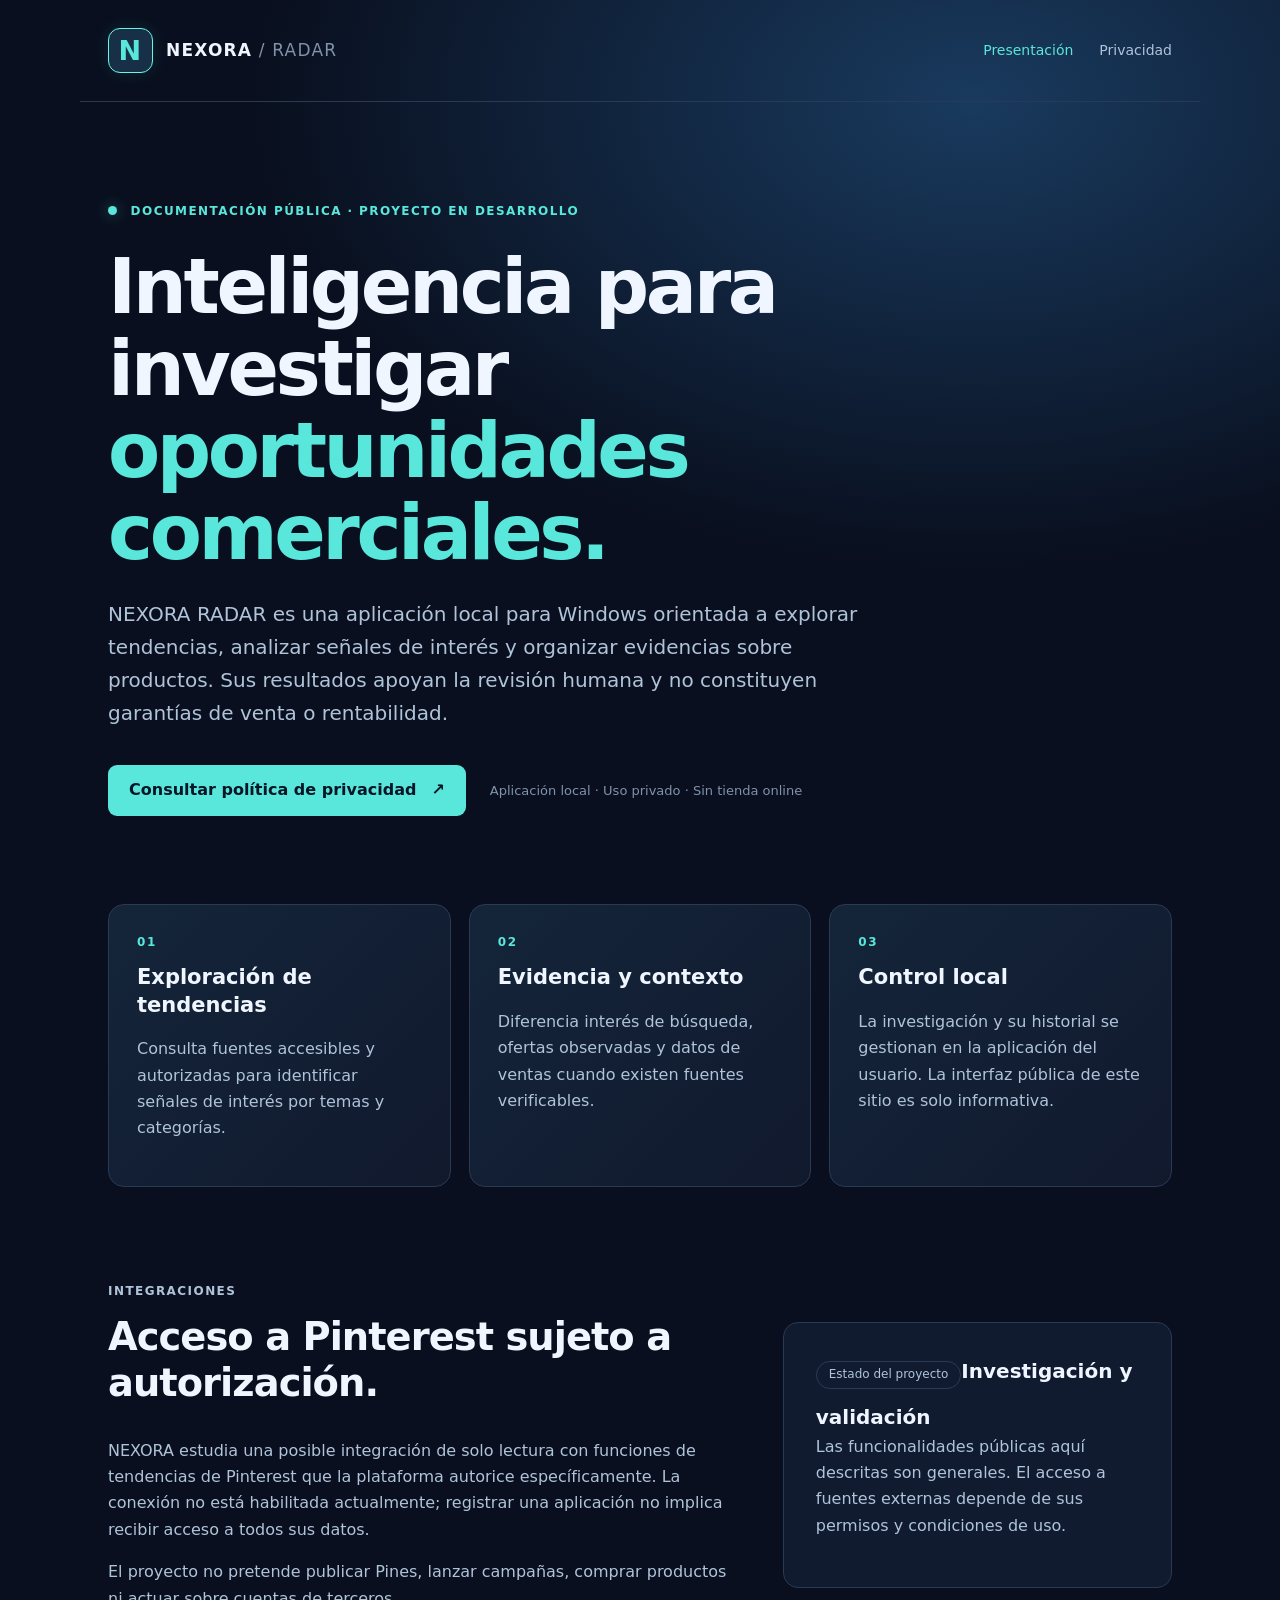
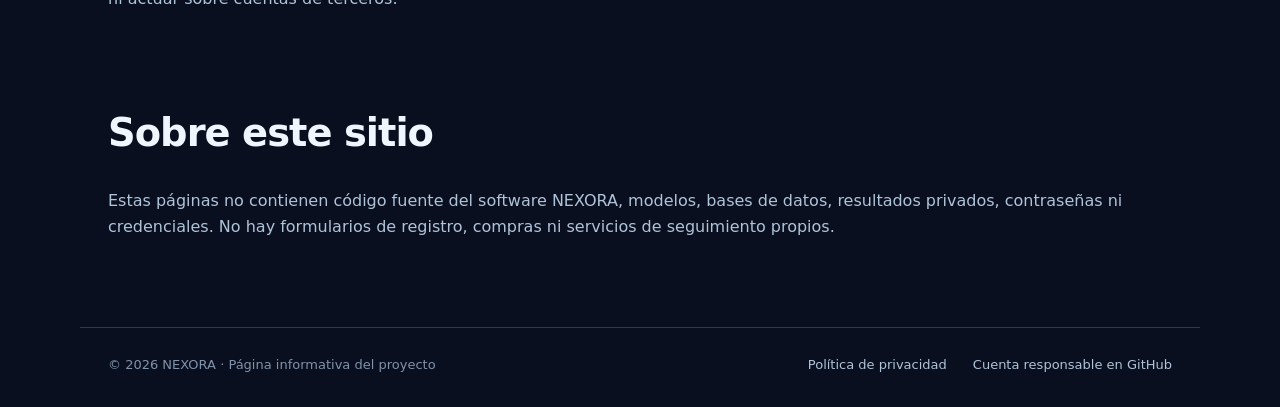
<file: index.html>
<!doctype html>
<html lang="es">
<head>
  <meta charset="utf-8">
  <meta name="viewport" content="width=device-width, initial-scale=1">
  <meta name="color-scheme" content="dark">
  <meta name="description" content="NEXORA RADAR: información pública sobre una aplicación local de investigación de tendencias y oportunidades comerciales.">
  <title>NEXORA RADAR | Información de la aplicación</title>
  <link rel="stylesheet" href="styles.css">
</head>
<body>
  <a class="skip" href="#contenido">Saltar al contenido</a>
  <header class="topbar wrap">
    <a href="./" class="brand" aria-label="NEXORA — Inicio"><span class="brand-symbol" aria-hidden="true">N</span><span>NEXORA<span class="brand-light"> / RADAR</span></span></a>
    <nav aria-label="Navegación principal"><a href="./" aria-current="page">Presentación</a><a href="privacidad.html">Privacidad</a></nav>
  </header>
  <main id="contenido">
    <section class="hero wrap">
      <p class="eyebrow"><span class="dot" aria-hidden="true"></span> DOCUMENTACIÓN PÚBLICA · PROYECTO EN DESARROLLO</p>
      <h1>Inteligencia para investigar <span>oportunidades comerciales.</span></h1>
      <p class="lead">NEXORA RADAR es una aplicación local para Windows orientada a explorar tendencias, analizar señales de interés y organizar evidencias sobre productos. Sus resultados apoyan la revisión humana y no constituyen garantías de venta o rentabilidad.</p>
      <div class="actions"><a class="button" href="privacidad.html">Consultar política de privacidad <span aria-hidden="true">↗</span></a><span class="subtle">Aplicación local · Uso privado · Sin tienda online</span></div>
    </section>
    <section class="wrap facts" aria-label="Características públicas">
      <article class="fact"><p class="fact-number">01</p><h2>Exploración de tendencias</h2><p>Consulta fuentes accesibles y autorizadas para identificar señales de interés por temas y categorías.</p></article>
      <article class="fact"><p class="fact-number">02</p><h2>Evidencia y contexto</h2><p>Diferencia interés de búsqueda, ofertas observadas y datos de ventas cuando existen fuentes verificables.</p></article>
      <article class="fact"><p class="fact-number">03</p><h2>Control local</h2><p>La investigación y su historial se gestionan en la aplicación del usuario. La interfaz pública de este sitio es solo informativa.</p></article>
    </section>
    <section class="wrap feature">
      <div><p class="eyebrow">INTEGRACIONES</p><h2>Acceso a Pinterest sujeto a autorización.</h2><p>NEXORA estudia una posible integración de solo lectura con funciones de tendencias de Pinterest que la plataforma autorice específicamente. La conexión no está habilitada actualmente; registrar una aplicación no implica recibir acceso a todos sus datos.</p><p>El proyecto no pretende publicar Pines, lanzar campañas, comprar productos ni actuar sobre cuentas de terceros.</p></div>
      <aside class="feature-note"><p class="pill">Estado del proyecto</p><strong>Investigación y validación</strong><p>Las funcionalidades públicas aquí descritas son generales. El acceso a fuentes externas depende de sus permisos y condiciones de uso.</p></aside>
    </section>
    <section class="wrap fineprint"><h2>Sobre este sitio</h2><p>Estas páginas no contienen código fuente del software NEXORA, modelos, bases de datos, resultados privados, contraseñas ni credenciales. No hay formularios de registro, compras ni servicios de seguimiento propios.</p></section>
  </main>
  <footer class="wrap footer"><p>© 2026 NEXORA · Página informativa del proyecto</p><nav aria-label="Enlaces legales"><a href="privacidad.html">Política de privacidad</a><a href="https://github.com/eediazp1970" rel="noopener noreferrer">Cuenta responsable en GitHub</a></nav></footer>
</body>
</html>
</file>
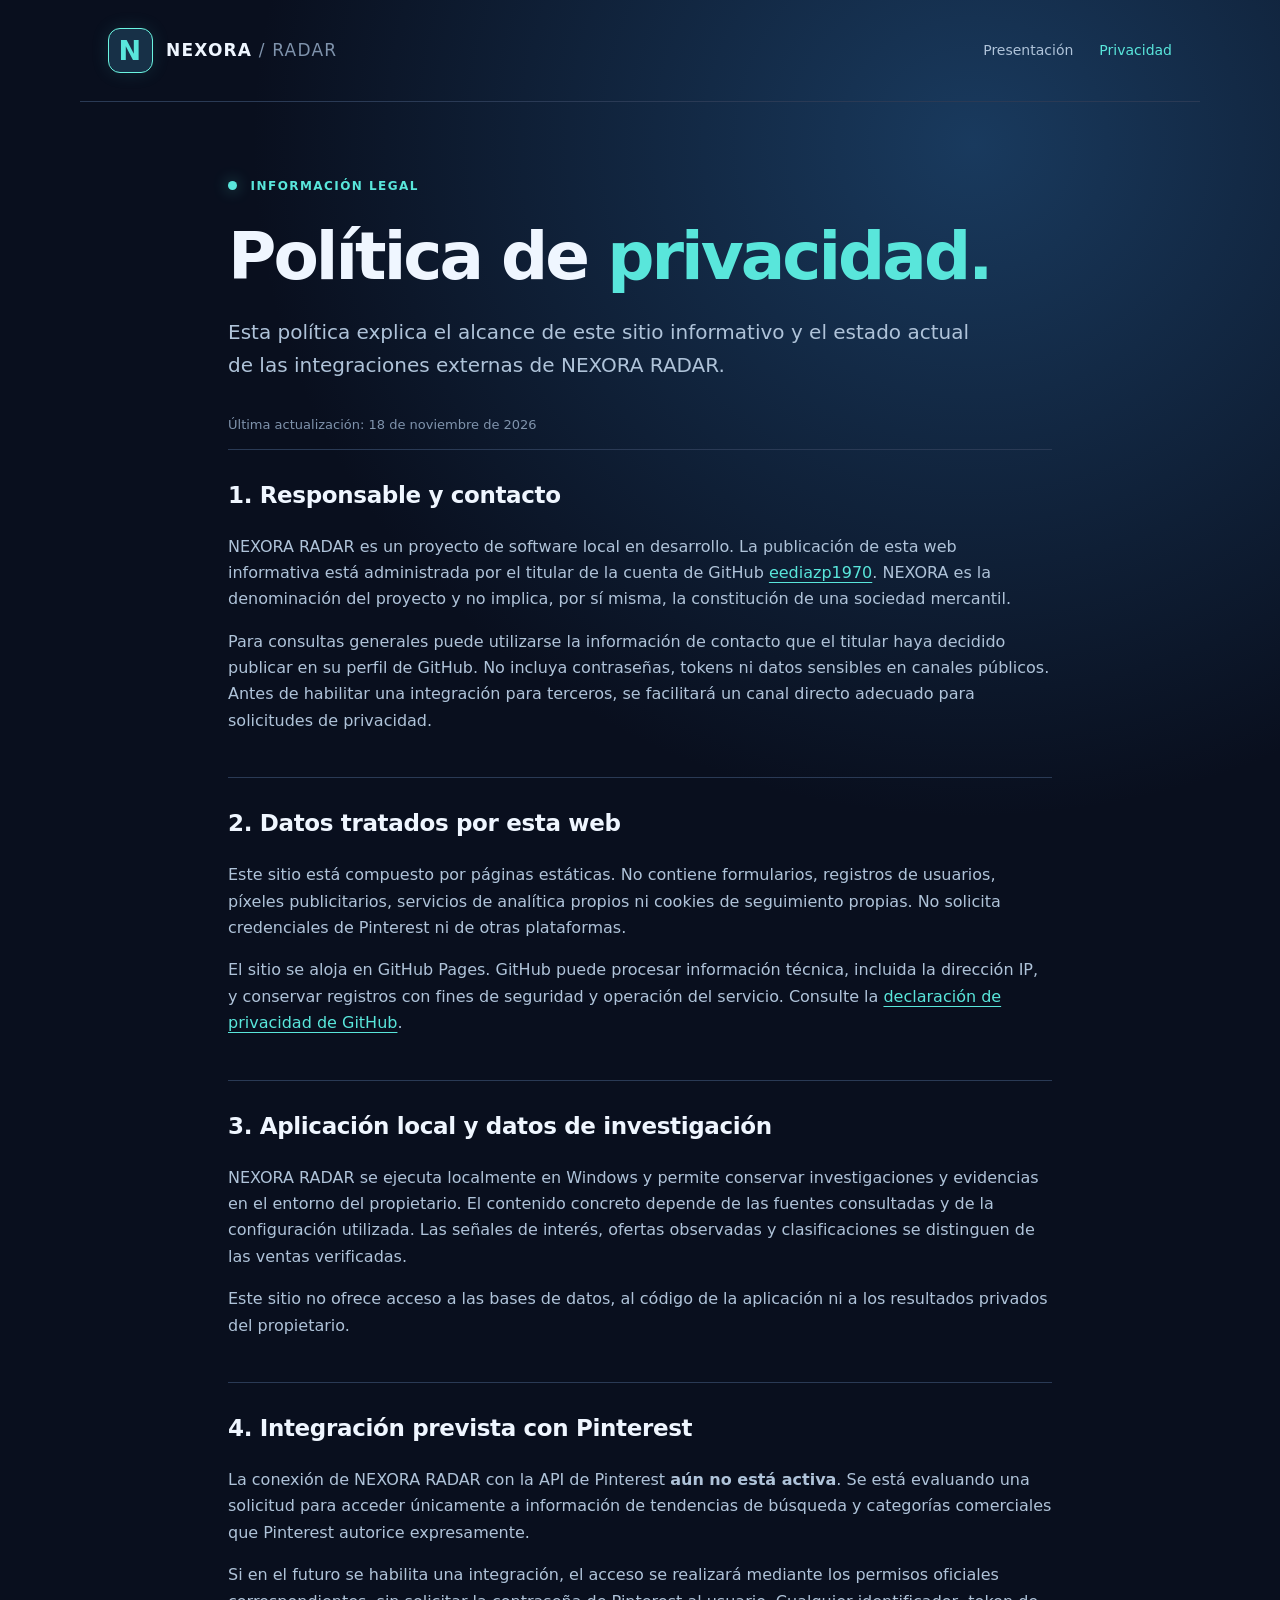
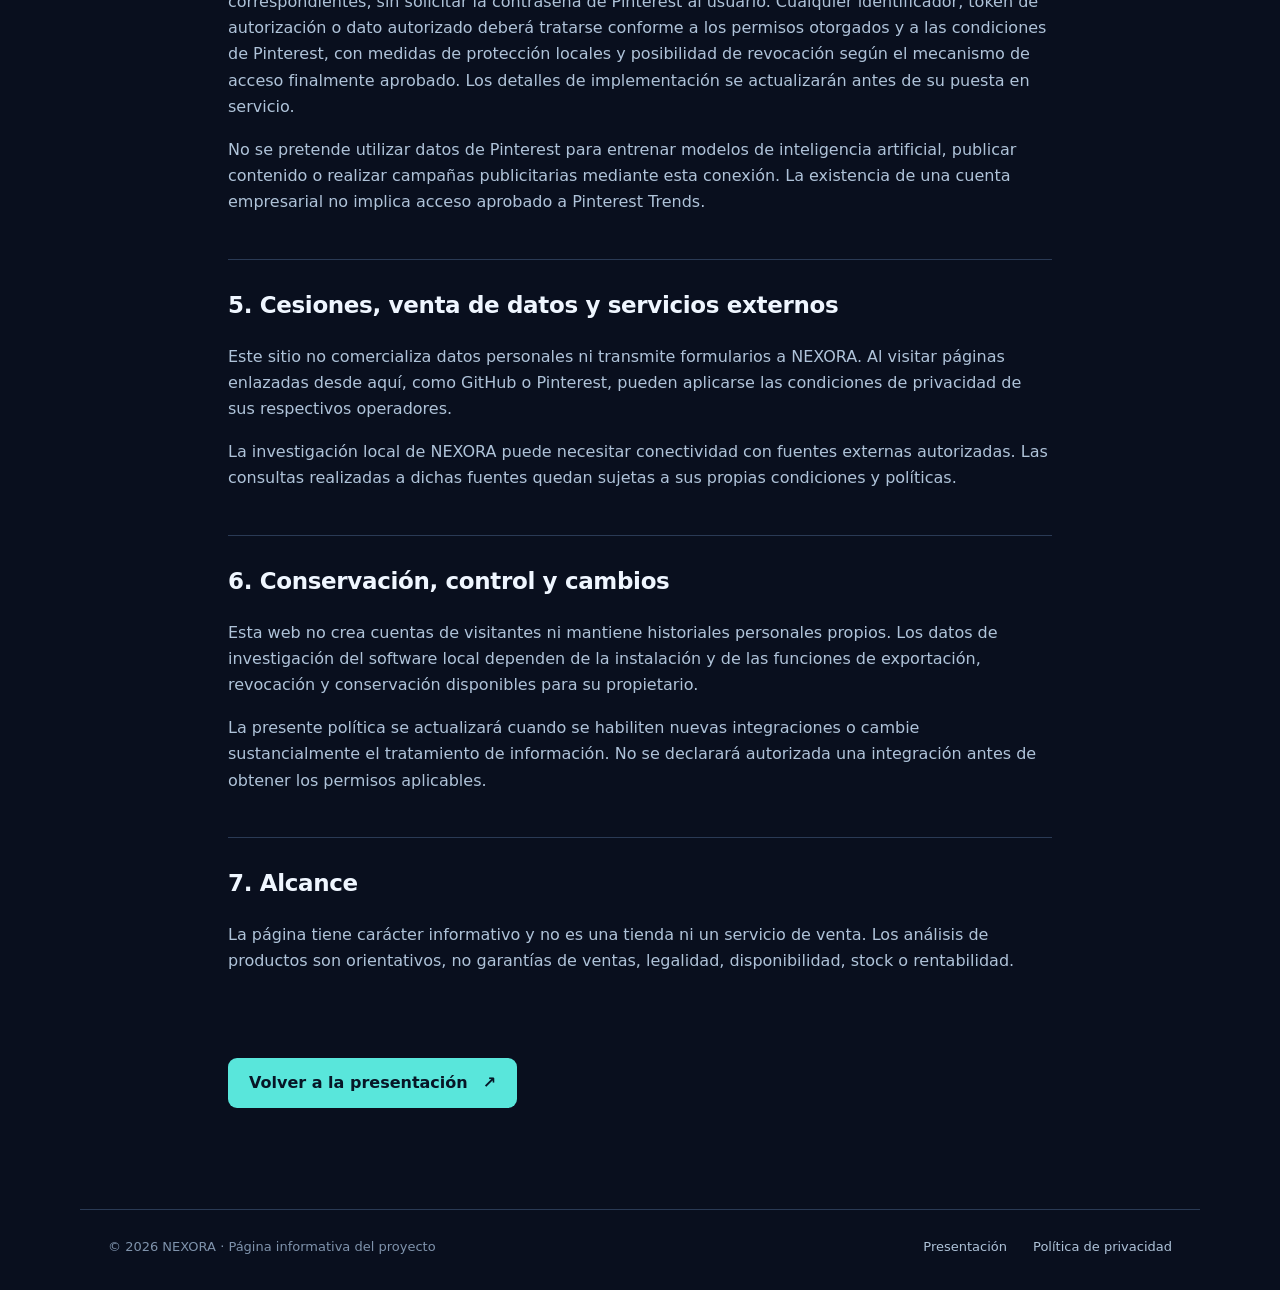
<file: privacidad.html>
<!doctype html>
<html lang="es">
<head>
  <meta charset="utf-8">
  <meta name="viewport" content="width=device-width, initial-scale=1">
  <meta name="color-scheme" content="dark">
  <meta name="description" content="Política de privacidad de la página informativa NEXORA RADAR y descripción de las integraciones previstas.">
  <title>Política de privacidad | NEXORA RADAR</title>
  <link rel="stylesheet" href="styles.css">
</head>
<body>
  <a class="skip" href="#contenido">Saltar al contenido</a>
  <header class="topbar wrap"><a href="./" class="brand" aria-label="NEXORA — Inicio"><span class="brand-symbol" aria-hidden="true">N</span><span>NEXORA<span class="brand-light"> / RADAR</span></span></a><nav aria-label="Navegación principal"><a href="./">Presentación</a><a href="privacidad.html" aria-current="page">Privacidad</a></nav></header>
  <main id="contenido" class="wrap legal">
    <p class="eyebrow"><span class="dot" aria-hidden="true"></span> INFORMACIÓN LEGAL</p>
    <h1>Política de <span>privacidad.</span></h1>
    <p class="lead">Esta política explica el alcance de este sitio informativo y el estado actual de las integraciones externas de NEXORA RADAR.</p>
    <p class="updated">Última actualización: 18 de noviembre de 2026</p>
    <section><h2>1. Responsable y contacto</h2><p>NEXORA RADAR es un proyecto de software local en desarrollo. La publicación de esta web informativa está administrada por el titular de la cuenta de GitHub <a href="https://github.com/eediazp1970" rel="noopener noreferrer">eediazp1970</a>. NEXORA es la denominación del proyecto y no implica, por sí misma, la constitución de una sociedad mercantil.</p><p>Para consultas generales puede utilizarse la información de contacto que el titular haya decidido publicar en su perfil de GitHub. No incluya contraseñas, tokens ni datos sensibles en canales públicos. Antes de habilitar una integración para terceros, se facilitará un canal directo adecuado para solicitudes de privacidad.</p></section>
    <section><h2>2. Datos tratados por esta web</h2><p>Este sitio está compuesto por páginas estáticas. No contiene formularios, registros de usuarios, píxeles publicitarios, servicios de analítica propios ni cookies de seguimiento propias. No solicita credenciales de Pinterest ni de otras plataformas.</p><p>El sitio se aloja en GitHub Pages. GitHub puede procesar información técnica, incluida la dirección IP, y conservar registros con fines de seguridad y operación del servicio. Consulte la <a href="https://docs.github.com/en/site-policy/privacy-policies/github-general-privacy-statement" rel="noopener noreferrer">declaración de privacidad de GitHub</a>.</p></section>
    <section><h2>3. Aplicación local y datos de investigación</h2><p>NEXORA RADAR se ejecuta localmente en Windows y permite conservar investigaciones y evidencias en el entorno del propietario. El contenido concreto depende de las fuentes consultadas y de la configuración utilizada. Las señales de interés, ofertas observadas y clasificaciones se distinguen de las ventas verificadas.</p><p>Este sitio no ofrece acceso a las bases de datos, al código de la aplicación ni a los resultados privados del propietario.</p></section>
    <section><h2>4. Integración prevista con Pinterest</h2><p>La conexión de NEXORA RADAR con la API de Pinterest <strong>aún no está activa</strong>. Se está evaluando una solicitud para acceder únicamente a información de tendencias de búsqueda y categorías comerciales que Pinterest autorice expresamente.</p><p>Si en el futuro se habilita una integración, el acceso se realizará mediante los permisos oficiales correspondientes, sin solicitar la contraseña de Pinterest al usuario. Cualquier identificador, token de autorización o dato autorizado deberá tratarse conforme a los permisos otorgados y a las condiciones de Pinterest, con medidas de protección locales y posibilidad de revocación según el mecanismo de acceso finalmente aprobado. Los detalles de implementación se actualizarán antes de su puesta en servicio.</p><p>No se pretende utilizar datos de Pinterest para entrenar modelos de inteligencia artificial, publicar contenido o realizar campañas publicitarias mediante esta conexión. La existencia de una cuenta empresarial no implica acceso aprobado a Pinterest Trends.</p></section>
    <section><h2>5. Cesiones, venta de datos y servicios externos</h2><p>Este sitio no comercializa datos personales ni transmite formularios a NEXORA. Al visitar páginas enlazadas desde aquí, como GitHub o Pinterest, pueden aplicarse las condiciones de privacidad de sus respectivos operadores.</p><p>La investigación local de NEXORA puede necesitar conectividad con fuentes externas autorizadas. Las consultas realizadas a dichas fuentes quedan sujetas a sus propias condiciones y políticas.</p></section>
    <section><h2>6. Conservación, control y cambios</h2><p>Esta web no crea cuentas de visitantes ni mantiene historiales personales propios. Los datos de investigación del software local dependen de la instalación y de las funciones de exportación, revocación y conservación disponibles para su propietario.</p><p>La presente política se actualizará cuando se habiliten nuevas integraciones o cambie sustancialmente el tratamiento de información. No se declarará autorizada una integración antes de obtener los permisos aplicables.</p></section>
    <section><h2>7. Alcance</h2><p>La página tiene carácter informativo y no es una tienda ni un servicio de venta. Los análisis de productos son orientativos, no garantías de ventas, legalidad, disponibilidad, stock o rentabilidad.</p></section>
    <p class="back"><a class="button" href="./">Volver a la presentación <span aria-hidden="true">↗</span></a></p>
  </main>
  <footer class="wrap footer"><p>© 2026 NEXORA · Página informativa del proyecto</p><nav aria-label="Enlaces legales"><a href="./">Presentación</a><a href="privacidad.html">Política de privacidad</a></nav></footer>
</body>
</html>
</file>
<file: styles.css>
:root{color-scheme:dark;--bg:#090f1e;--paper:#101b30;--ink:#eff6ff;--muted:#afc3d9;--soft:#7f93ac;--stroke:#2a3a55;--cyan:#59e6db;--blue:#6797ff;--max:1120px}*{box-sizing:border-box}html{scroll-behavior:smooth}body{background:radial-gradient(ellipse 75% 31% at 76% 5%,#193a5e 0,transparent 75%),var(--bg);color:var(--ink);margin:0;font:16px/1.65 system-ui,-apple-system,BlinkMacSystemFont,"Segoe UI",sans-serif}a{color:var(--cyan);text-underline-offset:4px}a:hover{color:#ccfff9}.wrap{max-width:var(--max);margin-inline:auto;padding-inline:28px}.skip{position:absolute;top:-80px;left:20px;background:#fff;color:#000;padding:12px;z-index:5}.skip:focus{top:12px}.topbar{display:flex;align-items:center;justify-content:space-between;gap:24px;padding-top:28px;padding-bottom:28px;border-bottom:1px solid var(--stroke)}.brand{display:flex;align-items:center;gap:13px;color:var(--ink);text-decoration:none;letter-spacing:.07em;font-weight:800;font-size:17px}.brand-symbol{border:1px solid #6bf6e2;border-radius:12px;display:grid;place-items:center;width:45px;height:45px;color:var(--cyan);font-size:27px;box-shadow:0 0 18px #4dd8d820;background:#173047}.brand-light{font-weight:500;color:var(--soft)}nav{display:flex;gap:26px}nav a{color:var(--muted);text-decoration:none;font-size:14px}nav a[aria-current=page]{color:var(--cyan)}.hero{padding-top:100px;padding-bottom:88px}.eyebrow{font-size:12px;letter-spacing:.12em;font-weight:800;color:var(--cyan)}.dot{display:inline-block;width:9px;height:9px;margin-right:8px;border-radius:100%;background:var(--cyan);box-shadow:0 0 15px #59e6db77}h1,h2,p{margin-top:0}h1{font-size:clamp(38px,6.3vw,76px);line-height:1.08;letter-spacing:-.045em;max-width:980px;margin:24px 0}h1 span{color:var(--cyan)}.lead{font-size:clamp(17px,2vw,20px);color:var(--muted);max-width:760px}.actions{display:flex;flex-wrap:wrap;align-items:center;gap:24px;margin-top:35px}.button{background:var(--cyan);color:#071626;display:inline-flex;align-items:center;gap:15px;padding:12px 21px;border-radius:9px;text-decoration:none;font-weight:700}.button:hover{background:#b3fff5;color:#071626}.subtle{font-size:13px;color:var(--soft)}.facts{display:grid;grid-template-columns:repeat(3,1fr);gap:18px}.fact{border:1px solid var(--stroke);background:linear-gradient(135deg,#14253a,#11192d);padding:28px;border-radius:16px;min-height:240px}.fact-number{font-weight:800;color:var(--cyan);font-size:12px;letter-spacing:.14em}.fact h2{font-size:21px;line-height:1.3}.fact p:last-child,.feature p,.fineprint p{color:var(--muted)}.feature{display:grid;grid-template-columns:1.6fr 1fr;gap:52px;padding-top:95px;padding-bottom:82px}.feature h2,.fineprint h2{font-size:clamp(26px,3vw,40px);line-height:1.2;letter-spacing:-.025em}.feature-note{align-self:center;padding:32px;border-radius:15px;border:1px solid var(--stroke);background:var(--paper)}.feature-note strong{font-size:20px}.pill{display:inline-block;border-radius:99px;border:1px solid var(--stroke);padding:3px 12px;font-size:12px}.fineprint{padding-bottom:70px}.footer{border-top:1px solid var(--stroke);padding-top:26px;padding-bottom:32px;display:flex;justify-content:space-between;gap:20px;color:var(--soft);font-size:13px}.footer p{margin:0}.footer nav a{font-size:13px}.legal{max-width:880px;padding-top:75px;padding-bottom:85px}.legal h1{font-size:clamp(42px,6vw,66px)}.legal .lead{max-width:760px}.updated{color:var(--soft);font-size:13px;padding-top:12px}.legal section{padding:27px 0;border-top:1px solid var(--stroke)}.legal section h2{font-size:23px;letter-spacing:-.015em}.legal section p{color:var(--muted)}.legal .back{margin-top:40px}@media(max-width:700px){.wrap{padding-inline:20px}.topbar{flex-direction:column;align-items:flex-start;gap:14px;padding-top:18px;padding-bottom:20px}.topbar nav{gap:20px}.hero{padding-top:62px;padding-bottom:60px}.facts{grid-template-columns:1fr}.fact{min-height:initial}.feature{grid-template-columns:1fr;gap:22px;padding-top:65px;padding-bottom:45px}.footer{flex-direction:column}.legal{padding-top:50px}.brand{font-size:15px}}
</file>
